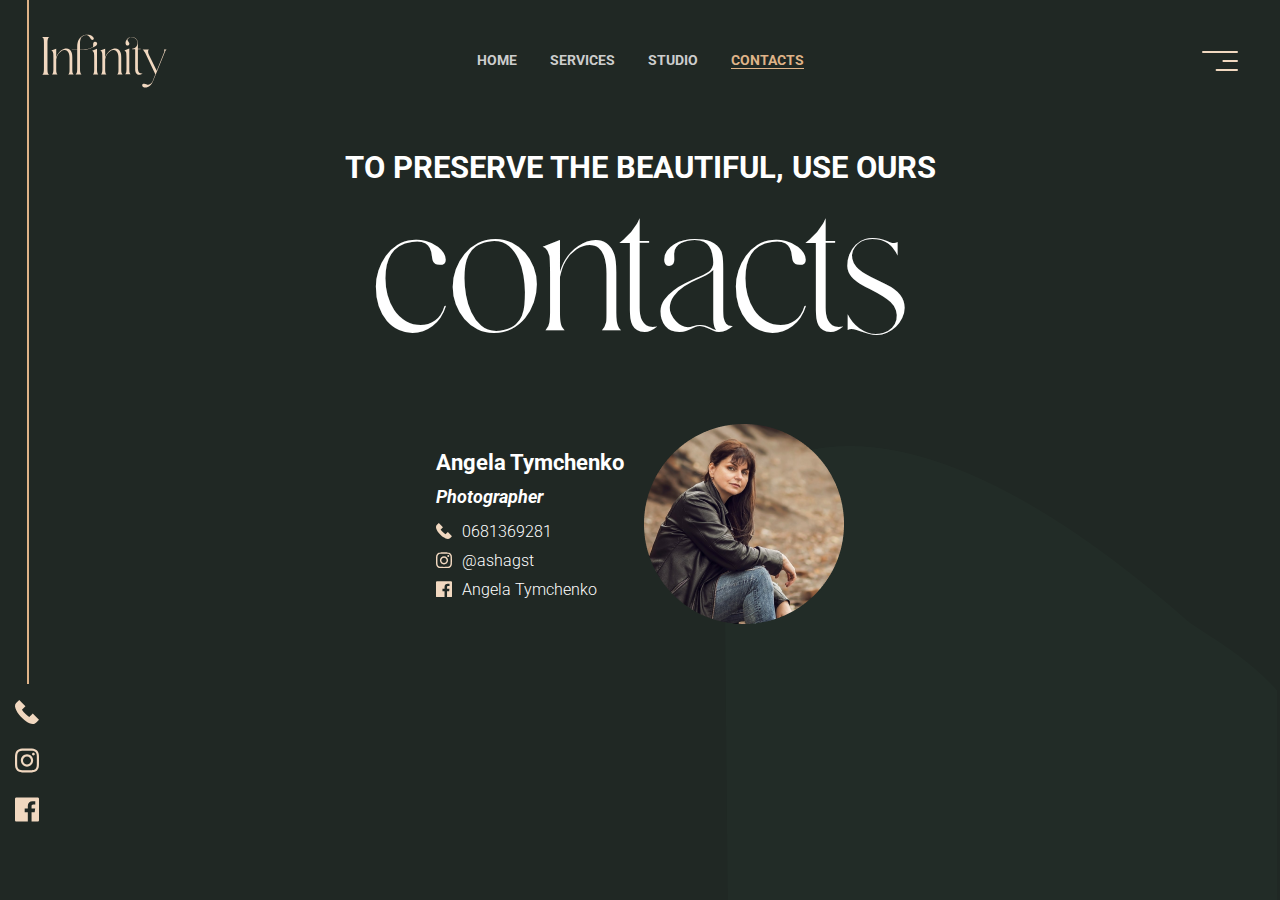
<file: project/contacts.html>
<!DOCTYPE html>
<html lang="en">

<head>
   <meta charset="UTF-8">
   <meta http-equiv="X-UA-Compatible" content="IE=edge">
   <meta name="viewport" content="width=device-width, initial-scale=1.0">
   <title>Angela Tymchenko - Contacts</title>
   <link rel="stylesheet" href="../project/css/style.css">
</head>

<body>
   <div class="wrapper">
      <header class="header">
         <div class="container container__header">
            <div class="header__line line">
               <div class="line__item">
               </div>
               <div class="line__icons">
                  <a href="tel:380681369281"> <img src="./images/phone.svg" alt="ico"> </a>
                  <a href="https://www.instagram.com/ashagst/?hl=en" target="_blank"> <img src="./images/insta.svg"
                        alt="ico"> </a>
                  <a href="https://www.facebook.com/ashagst" target="_blank"> <img src="./images/facebook.svg"
                        alt="ico"> </a>
               </div>
            </div>
            <div class="header__body">
               <a href="#" class="header__logo">
                  <img src="./images/logo.svg" alt="Aistudio logo">
               </a>
               <div class="header__burger">
                  <span></span>
               </div>
               <nav class="header__menu">
                  <ul class="header__list">
                     <li><a href="index.html" class="header__link">Home</a></li>
                     <li><a href="services.html" class="header__link">Services</a></li>
                     <li><a href="studio.html" class="header__link">Studio</a></li>
                     <li><a href="contacts.html" class="header__link  header__link_active">Contacts</a></li>
                  </ul>
               </nav>
               <img class="header__decor" src="./images/menu-decor.svg" alt="Infinity logo">
            </div>
         </div>
      </header>
      <main class="page">
         <div class="container">
            <div class="cover__title cover__title_contacts">
               to preserve the beautiful, use ours
            </div>
            <div class="cover__subtitle cover__subtitle_contacts">
               contacts
            </div>
         </div>
         <div class="contacts">
            <div class="container container_contacts">
               <div class="contacts__row">
                  <div class="contacts__info contacts-info">
                     <div class="contacts-info__name">
                        Angela Tymchenko
                     </div>
                     <div class="contacts-info__specialty">
                        Photographer
                     </div>
                     <a href="tel:380681369281">
                        <div class="contacts-info__tel">
                           0681369281
                        </div>
                     </a>
                     <a href="https://www.instagram.com/ashagst/?hl=en" target="_blank">
                        <div class="contacts-info__inst">
                           @ashagst
                        </div>
                     </a>
                     <a href="https://www.facebook.com/ashagst" target="_blank">
                        <div class="contacts-info__facebook">
                           Angela Tymchenko
                        </div>
                     </a>
                  </div>
                  <div class="contacts__image">
                     <img src="./images/contacts-img.png" alt="img">
                  </div>
               </div>
            </div>
         </div>
      </main>
      <footer class="footer">
         <div class="container container_footer">
            <div class="footer__line">
            </div>
            <div class="footer__icons">
               <a href="tel:380681369281"> <img src="./images/phone.svg" alt="ico"> </a>
               <a href="https://www.instagram.com/ashagst/?hl=en" target="_blank"> <img src="./images/insta.svg"
                     alt="ico"> </a>
               <a href="https://www.facebook.com/ashagst" target="_blank"> <img src="./images/facebook.svg" alt="ico">
               </a>
            </div>
         </div>
      </footer>
   </div>
   <script src="./js/burger.js"></script>
   <script src="https://code.jquery.com/jquery-3.6.0.min.js"></script>
   <script src="./js/script.js"></script>
   <script src="./js/slick.min.js"></script>
</body>

</html>
</file>
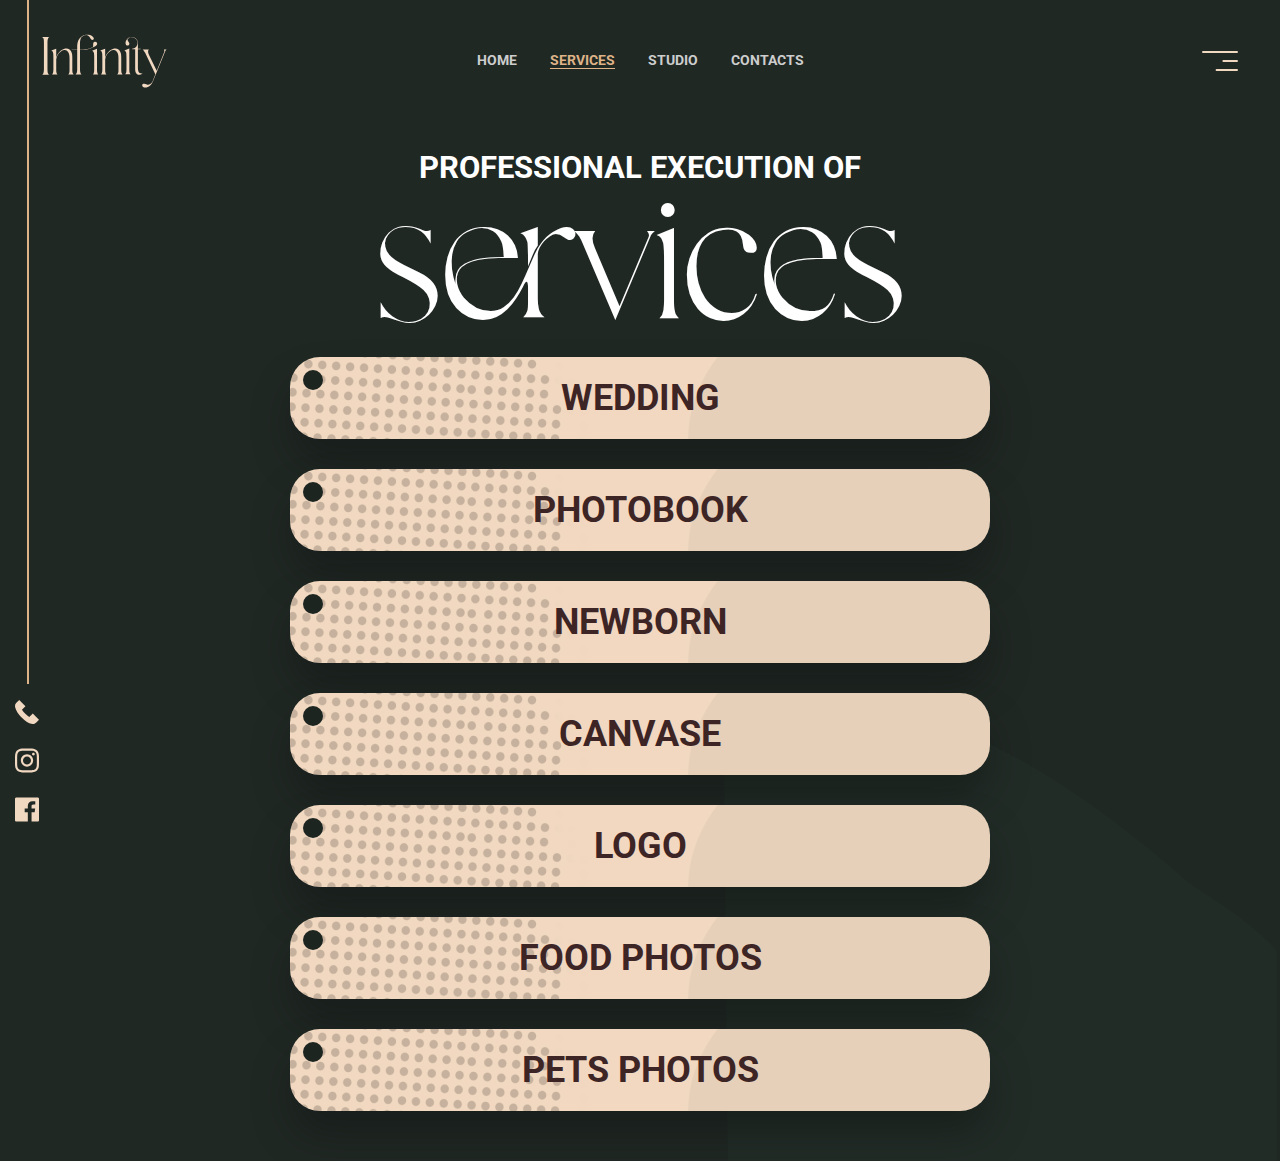
<file: project/services.html>
<!DOCTYPE html>
<html lang="en">

<head>
   <meta charset="UTF-8">
   <meta http-equiv="X-UA-Compatible" content="IE=edge">
   <meta name="viewport" content="width=device-width, initial-scale=1.0">
   <title>Angela Tymchenko - Services</title>
   <link rel="stylesheet" href="../project/css/style.css">
</head>

<body>
   <div class="wrapper">
      <header class="header">
         <div class="container container__header">
            <div class="header__line line">
               <div class="line__item">
               </div>
               <div class="line__icons">
                  <a href="tel:380681369281"> <img src="./images/phone.svg" alt="ico"> </a>
                  <a href="https://www.instagram.com/ashagst/?hl=en" target="_blank"> <img src="./images/insta.svg"
                        alt="ico"> </a>
                  <a href="https://www.facebook.com/ashagst" target="_blank"> <img src="./images/facebook.svg"
                        alt="ico"> </a>
               </div>
            </div>
            <div class="header__body">
               <a href="#" class="header__logo">
                  <img src="./images/logo.svg" alt="Aistudio logo">
               </a>
               <div class="header__burger">
                  <span></span>
               </div>
               <nav class="header__menu">
                  <ul class="header__list">
                     <li><a href="index.html" class="header__link">Home</a></li>
                     <li><a href="services.html" class="header__link header__link_active">Services</a></li>
                     <li><a href="studio.html" class="header__link">Studio</a></li>
                     <li><a href="contacts.html" class="header__link ">Contacts</a></li>
                  </ul>
               </nav>
               <img class="header__decor" src="./images/menu-decor.svg" alt="Infinity logo">
            </div>
         </div>
      </header>
      <main class="page">
         <div class="container">
            <div class="cover__title cover__title_services">
               Professional execution of
            </div>
            <div class="cover__subtitle">
               services
            </div>
         </div>
         <div class="services">
            <div class="container container_services">
               <ul class="services__list">
                  <li>
                     <a target="_blank" href="https://www.facebook.com/media/set/?set=a.2185450028353077&type=3">
                        Wedding
                     </a>
                  </li>
                  <li>
                     <a target="_blank" href="https://www.facebook.com/media/set/?set=a.2059173097647438&type=3">
                        Photobook
                     </a>
                  </li>
                  <li>
                     <a href="https://www.facebook.com/media/set/?set=a.2141134342784646&type=3" target="_blank">
                        Newborn
                     </a>
                  </li>
                  <li>
                     <a href="https://www.facebook.com/photo/?fbid=2595133904119141&set=pcb.2595133967452468"
                        target="_blank">
                        Canvase
                     </a>
                  </li>
                  <li>
                     <a target="_blank"
                        href="https://www.facebook.com/photo/?fbid=3140878502810220&set=pcb.179274130970219">
                        Logo
                     </a>
                  </li>
                  <li>
                     <a target="_blank" href="https://www.facebook.com/media/set/?set=a.2436156929949051&type=3">
                        Food photos
                     </a>
                  </li>
                  <li>
                     <a target="_blank" href="https://youpic.com/image/19998998/dsc_4522-by-ashagst">
                        Pets photos
                     </a>
                  </li>
               </ul>
            </div>
         </div>
      </main>
      <footer class="footer">
         <div class="container container_footer">
            <div class="footer__line">
            </div>
            <div class="footer__icons">
               <a href="tel:380681369281"> <img src="./images/phone.svg" alt="ico"> </a>
               <a href="https://www.instagram.com/ashagst/?hl=en" target="_blank"> <img src="./images/insta.svg"
                     alt="ico"> </a>
               <a href="https://www.facebook.com/ashagst" target="_blank"> <img src="./images/facebook.svg" alt="ico">
               </a>
            </div>
         </div>
      </footer>
   </div>
   <script src="./js/burger.js"></script>
   <script src="https://code.jquery.com/jquery-3.6.0.min.js"></script>
   <script src="./js/script.js"></script>
   <script src="./js/slick.min.js"></script>
</body>

</html>
</file>
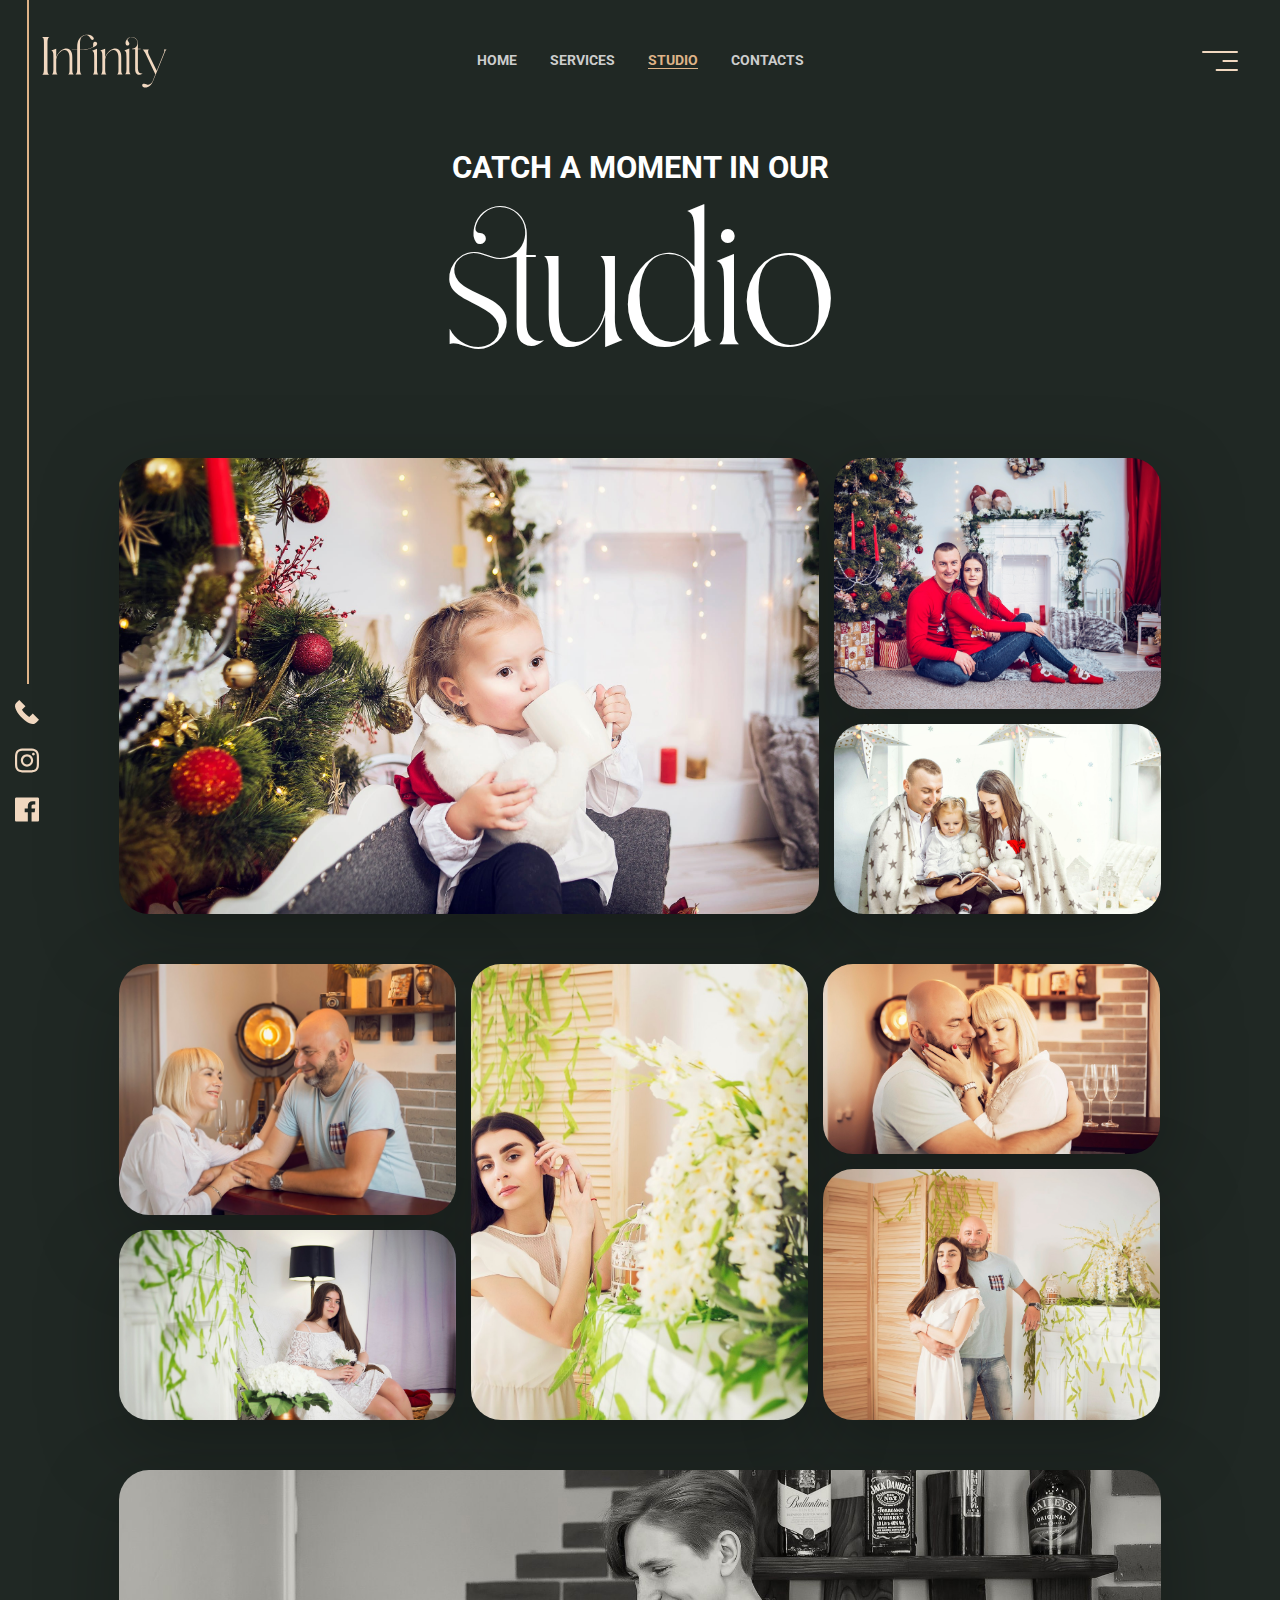
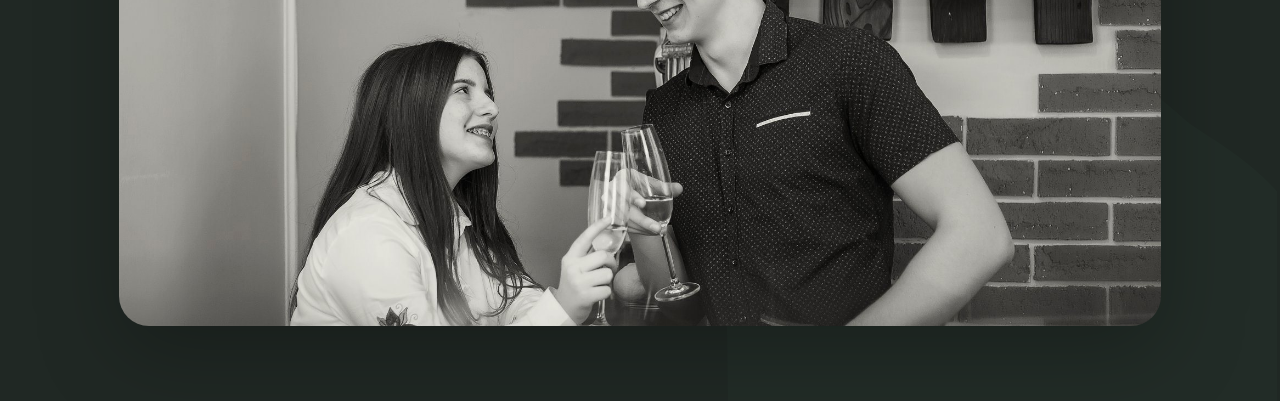
<file: project/studio.html>
<!DOCTYPE html>
<html lang="en">

<head>
   <meta charset="UTF-8">
   <meta http-equiv="X-UA-Compatible" content="IE=edge">
   <meta name="viewport" content="width=device-width, initial-scale=1.0">
   <title>Angela Tymchenko - Studio</title>
   <link rel="stylesheet" href="../project/css/style.css">
</head>

<body>
   <div class="wrapper">
      <header class="header">
         <div class="container container__header">
            <div class="header__line line">
               <div class="line__item">
               </div>
               <div class="line__icons">
                  <a href="tel:380681369281"> <img src="./images/phone.svg" alt="ico"> </a>
                  <a href="https://www.instagram.com/ashagst/?hl=en" target="_blank"> <img src="./images/insta.svg"
                        alt="ico"> </a>
                  <a href="https://www.facebook.com/ashagst" target="_blank"> <img src="./images/facebook.svg"
                        alt="ico"> </a>
               </div>
            </div>
            <div class="header__body">
               <a href="#" class="header__logo">
                  <img src="./images/logo.svg" alt="Aistudio logo">
               </a>
               <div class="header__burger">
                  <span></span>
               </div>
               <nav class="header__menu">
                  <ul class="header__list">
                     <li><a href="index.html" class="header__link">Home</a></li>
                     <li><a href="services.html" class="header__link">Services</a></li>
                     <li><a href="studio.html" class="header__link header__link_active">Studio</a></li>
                     <li><a href="contacts.html" class="header__link">Contacts</a></li>
                  </ul>
               </nav>
               <img class="header__decor" src="./images/menu-decor.svg" alt="Infinity logo">
            </div>
         </div>
      </header>
      <main class="page">
         <div class="container">
            <div class="cover__title cover__title_studio ">
               catch a moment in our
            </div>
            <div class="cover__subtitle">
               studio
            </div>
         </div>
         <div class="studio">
            <div class="container container_studio">
               <div class="studio__row studio-row__1">
                  <div class="studio__image">
                     <img src="./images/studio-1.jpg" alt="img">
                  </div>
                  <div class="studio__inner">
                     <div class="studio__image studio__image_bigger">
                        <img src="./images/studio-2.jpg" alt="img">
                     </div>
                     <div class="studio__image studio__image_smaller">
                        <img src="./images/studio-3.jpg" alt="img">
                     </div>
                  </div>
               </div>
               <div class="studio__row studio-row__2">
                  <div class="studio__inner">
                     <div class="studio__image studio__image_bigger">
                        <img src="./images/studio-4.jpg" alt="img">
                     </div>
                     <div class="studio__image studio__image_smaller">
                        <img src="./images/studio-5.jpg" alt="img">
                     </div>
                  </div>
                  <div class="studio__image">
                     <img src="./images/studio-6.jpg" alt="img">
                  </div>
                  <div class="studio__inner">
                     <div class="studio__image studio__image_smaller">
                        <img src="./images/studio-7.jpg" alt="img">
                     </div>
                     <div class="studio__image studio__image_bigger">
                        <img src="./images/studio-8.jpg" alt="img">
                     </div>
                  </div>
               </div>
               <div class="studio__row studio-row__3">
                  <div class="studio__image">
                     <img src="./images/studio-9.jpg" alt="img">
                  </div>
               </div>
            </div>
         </div>
      </main>
      <footer class="footer">
         <div class="container container_footer">
            <div class="footer__line">
            </div>
            <div class="footer__icons">
               <a href="tel:380681369281"> <img src="./images/phone.svg" alt="ico"> </a>
               <a href="https://www.instagram.com/ashagst/?hl=en" target="_blank"> <img src="./images/insta.svg"
                     alt="ico"> </a>
               <a href="https://www.facebook.com/ashagst" target="_blank"> <img src="./images/facebook.svg" alt="ico">
               </a>
            </div>
         </div>
      </footer>
   </div>
   <script src="./js/burger.js"></script>
   <script src="https://code.jquery.com/jquery-3.6.0.min.js"></script>
   <script src="./js/script.js"></script>
   <script src="./js/slick.min.js"></script>
</body>

</html>
</file>
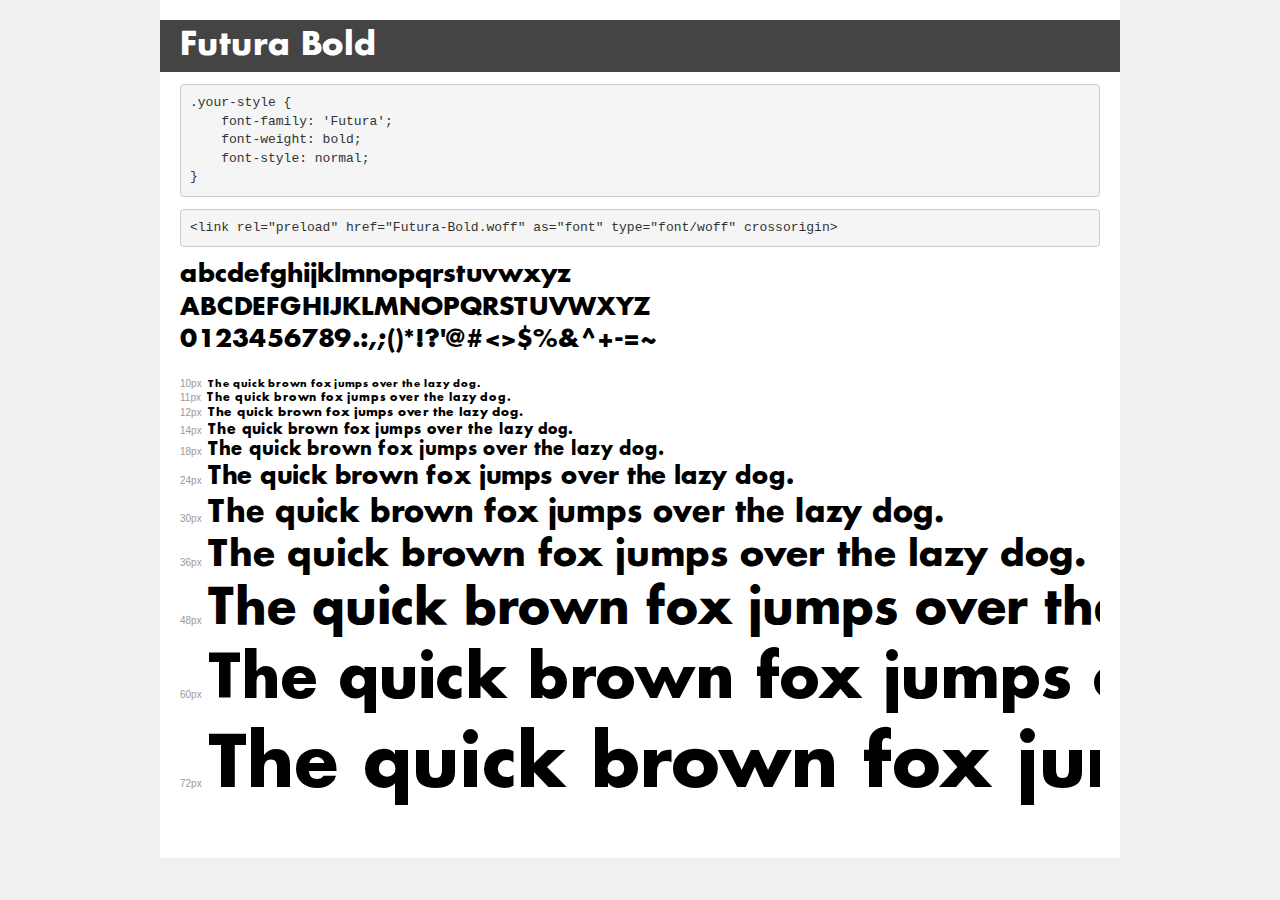
<file: project/fonts/Futura-Bold/demo.html>
<!DOCTYPE html>
<html lang="en">
<head>
    <meta charset="utf-8">
    <meta http-equiv="X-UA-Compatible" content="IE=edge">
    <meta name="viewport" content="width=device-width, initial-scale=1">
    <meta name="robots" content="noindex, noarchive">
    <meta name="format-detection" content="telephone=no">
    <title>Transfonter demo</title>
    <link href="stylesheet.css" rel="stylesheet">
    <style>
        /*
        http://meyerweb.com/eric/tools/css/reset/
        v2.0 | 20110126
        License: none (public domain)
        */
        html, body, div, span, applet, object, iframe,
        h1, h2, h3, h4, h5, h6, p, blockquote, pre,
        a, abbr, acronym, address, big, cite, code,
        del, dfn, em, img, ins, kbd, q, s, samp,
        small, strike, strong, sub, sup, tt, var,
        b, u, i, center,
        dl, dt, dd, ol, ul, li,
        fieldset, form, label, legend,
        table, caption, tbody, tfoot, thead, tr, th, td,
        article, aside, canvas, details, embed,
        figure, figcaption, footer, header, hgroup,
        menu, nav, output, ruby, section, summary,
        time, mark, audio, video {
            margin: 0;
            padding: 0;
            border: 0;
            font-size: 100%;
            font: inherit;
            vertical-align: baseline;
        }
        /* HTML5 display-role reset for older browsers */
        article, aside, details, figcaption, figure,
        footer, header, hgroup, menu, nav, section {
            display: block;
        }
        body {
            line-height: 1;
        }
        ol, ul {
            list-style: none;
        }
        blockquote, q {
            quotes: none;
        }
        blockquote:before, blockquote:after,
        q:before, q:after {
            content: '';
            content: none;
        }
        table {
            border-collapse: collapse;
            border-spacing: 0;
        }
        /* demo styles */
        body {
            background: #f0f0f0;
            color: #000;
        }
        .page {
            background: #fff;
            width: 920px;
            margin: 0 auto;
            padding: 20px 20px 0 20px;
            overflow: hidden;
        }
        .font-container {
            overflow-x: auto;
            overflow-y: hidden;
            margin-bottom: 40px;
            line-height: 1.3;
            white-space: nowrap;
            padding-bottom: 5px;
        }
        h1 {
            position: relative;
            background: #444;
            font-size: 32px;
            color: #fff;
            padding: 10px 20px;
            margin: 0 -20px 12px -20px;
        }
        .letters {
            font-size: 25px;
            margin-bottom: 20px;
        }
        .s10:before {
            content: '10px';
        }
        .s11:before {
            content: '11px';
        }
        .s12:before {
            content: '12px';
        }
        .s14:before {
            content: '14px';
        }
        .s18:before {
            content: '18px';
        }
        .s24:before {
            content: '24px';
        }
        .s30:before {
            content: '30px';
        }
        .s36:before {
            content: '36px';
        }
        .s48:before {
            content: '48px';
        }
        .s60:before {
            content: '60px';
        }
        .s72:before {
            content: '72px';
        }
        .s10:before, .s11:before, .s12:before, .s14:before,
        .s18:before, .s24:before, .s30:before, .s36:before,
        .s48:before, .s60:before, .s72:before {
            font-family: Arial, sans-serif;
            font-size: 10px;
            font-weight: normal;
            font-style: normal;
            color: #999;
            padding-right: 6px;
        }
        pre {
            display: block;
            padding: 9px;
            margin: 0 0 12px;
            font-family: Monaco, Menlo, Consolas, "Courier New", monospace;
            font-size: 13px;
            line-height: 1.428571429;
            color: #333;
            font-weight: normal;
            font-style: normal;
            background-color: #f5f5f5;
            border: 1px solid #ccc;
            overflow-x: auto;
            border-radius: 4px;
        }
        /* responsive */
        @media (max-width: 959px) {
            .page {
                width: auto;
                margin: 0;
            }
        }
    </style>
</head>
<body>
<div class="page">
    <div class="demo">
        <h1 style="font-family: 'Futura'; font-weight: bold; font-style: normal;">Futura Bold</h1>
        <pre title="Usage">.your-style {
    font-family: 'Futura';
    font-weight: bold;
    font-style: normal;
}</pre>
        <pre title="Preload (optional)">
&lt;link rel=&quot;preload&quot; href=&quot;Futura-Bold.woff&quot; as=&quot;font&quot; type=&quot;font/woff&quot; crossorigin&gt;</pre>
        <div class="font-container" style="font-family: 'Futura'; font-weight: bold; font-style: normal;">
            <p class="letters">
                abcdefghijklmnopqrstuvwxyz<br>
ABCDEFGHIJKLMNOPQRSTUVWXYZ<br>
                0123456789.:,;()*!?'@#&lt;&gt;$%&^+-=~
            </p>
            <p class="s10" style="font-size: 10px;">The quick brown fox jumps over the lazy dog.</p>
            <p class="s11" style="font-size: 11px;">The quick brown fox jumps over the lazy dog.</p>
            <p class="s12" style="font-size: 12px;">The quick brown fox jumps over the lazy dog.</p>
            <p class="s14" style="font-size: 14px;">The quick brown fox jumps over the lazy dog.</p>
            <p class="s18" style="font-size: 18px;">The quick brown fox jumps over the lazy dog.</p>
            <p class="s24" style="font-size: 24px;">The quick brown fox jumps over the lazy dog.</p>
            <p class="s30" style="font-size: 30px;">The quick brown fox jumps over the lazy dog.</p>
            <p class="s36" style="font-size: 36px;">The quick brown fox jumps over the lazy dog.</p>
            <p class="s48" style="font-size: 48px;">The quick brown fox jumps over the lazy dog.</p>
            <p class="s60" style="font-size: 60px;">The quick brown fox jumps over the lazy dog.</p>
            <p class="s72" style="font-size: 72px;">The quick brown fox jumps over the lazy dog.</p>
        </div>
    </div>

</div>
</body>
</html>
</file>
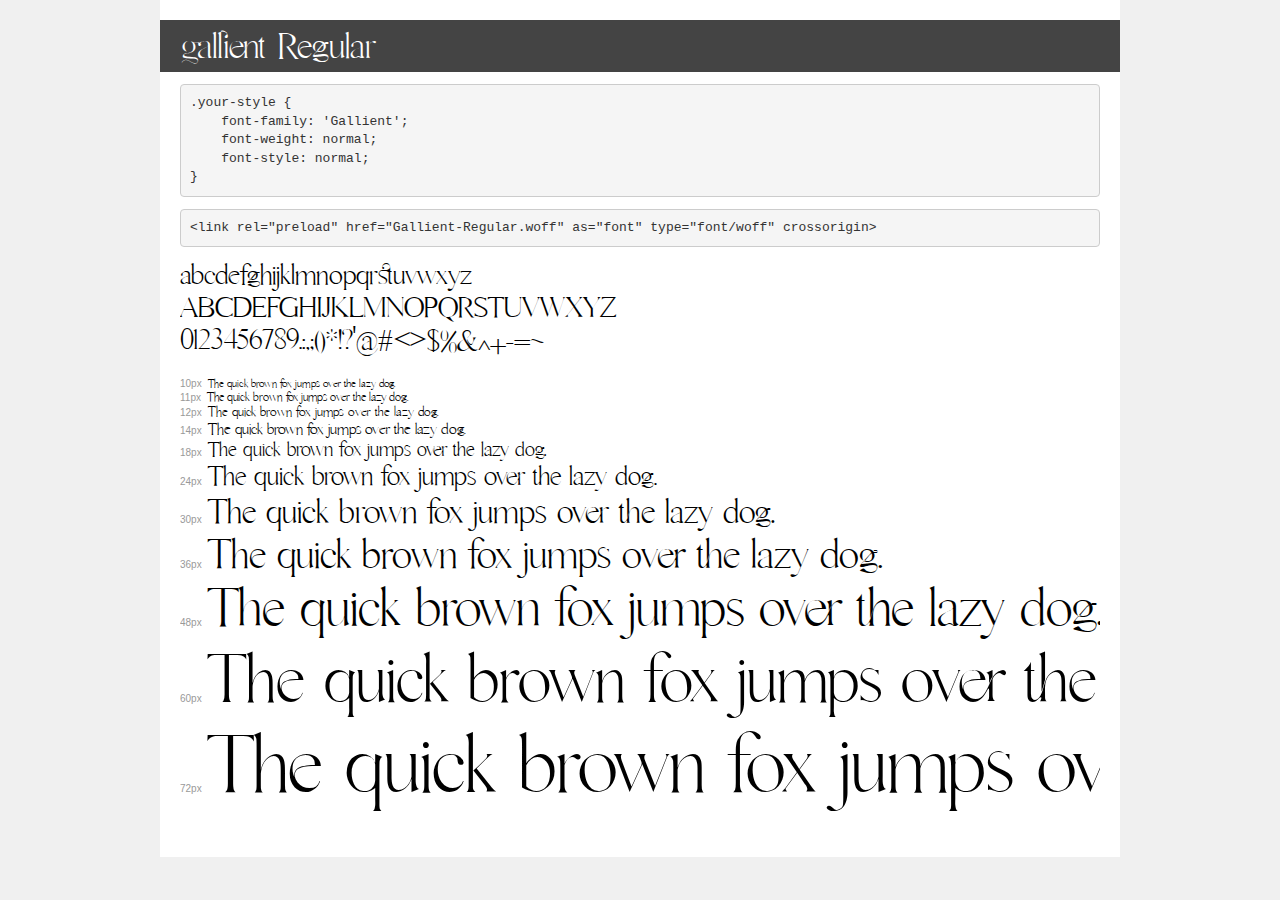
<file: project/fonts/Gallient-Regular/demo.html>
<!DOCTYPE html>
<html lang="en">
<head>
    <meta charset="utf-8">
    <meta http-equiv="X-UA-Compatible" content="IE=edge">
    <meta name="viewport" content="width=device-width, initial-scale=1">
    <meta name="robots" content="noindex, noarchive">
    <meta name="format-detection" content="telephone=no">
    <title>Transfonter demo</title>
    <link href="stylesheet.css" rel="stylesheet">
    <style>
        /*
        http://meyerweb.com/eric/tools/css/reset/
        v2.0 | 20110126
        License: none (public domain)
        */
        html, body, div, span, applet, object, iframe,
        h1, h2, h3, h4, h5, h6, p, blockquote, pre,
        a, abbr, acronym, address, big, cite, code,
        del, dfn, em, img, ins, kbd, q, s, samp,
        small, strike, strong, sub, sup, tt, var,
        b, u, i, center,
        dl, dt, dd, ol, ul, li,
        fieldset, form, label, legend,
        table, caption, tbody, tfoot, thead, tr, th, td,
        article, aside, canvas, details, embed,
        figure, figcaption, footer, header, hgroup,
        menu, nav, output, ruby, section, summary,
        time, mark, audio, video {
            margin: 0;
            padding: 0;
            border: 0;
            font-size: 100%;
            font: inherit;
            vertical-align: baseline;
        }
        /* HTML5 display-role reset for older browsers */
        article, aside, details, figcaption, figure,
        footer, header, hgroup, menu, nav, section {
            display: block;
        }
        body {
            line-height: 1;
        }
        ol, ul {
            list-style: none;
        }
        blockquote, q {
            quotes: none;
        }
        blockquote:before, blockquote:after,
        q:before, q:after {
            content: '';
            content: none;
        }
        table {
            border-collapse: collapse;
            border-spacing: 0;
        }
        /* demo styles */
        body {
            background: #f0f0f0;
            color: #000;
        }
        .page {
            background: #fff;
            width: 920px;
            margin: 0 auto;
            padding: 20px 20px 0 20px;
            overflow: hidden;
        }
        .font-container {
            overflow-x: auto;
            overflow-y: hidden;
            margin-bottom: 40px;
            line-height: 1.3;
            white-space: nowrap;
            padding-bottom: 5px;
        }
        h1 {
            position: relative;
            background: #444;
            font-size: 32px;
            color: #fff;
            padding: 10px 20px;
            margin: 0 -20px 12px -20px;
        }
        .letters {
            font-size: 25px;
            margin-bottom: 20px;
        }
        .s10:before {
            content: '10px';
        }
        .s11:before {
            content: '11px';
        }
        .s12:before {
            content: '12px';
        }
        .s14:before {
            content: '14px';
        }
        .s18:before {
            content: '18px';
        }
        .s24:before {
            content: '24px';
        }
        .s30:before {
            content: '30px';
        }
        .s36:before {
            content: '36px';
        }
        .s48:before {
            content: '48px';
        }
        .s60:before {
            content: '60px';
        }
        .s72:before {
            content: '72px';
        }
        .s10:before, .s11:before, .s12:before, .s14:before,
        .s18:before, .s24:before, .s30:before, .s36:before,
        .s48:before, .s60:before, .s72:before {
            font-family: Arial, sans-serif;
            font-size: 10px;
            font-weight: normal;
            font-style: normal;
            color: #999;
            padding-right: 6px;
        }
        pre {
            display: block;
            padding: 9px;
            margin: 0 0 12px;
            font-family: Monaco, Menlo, Consolas, "Courier New", monospace;
            font-size: 13px;
            line-height: 1.428571429;
            color: #333;
            font-weight: normal;
            font-style: normal;
            background-color: #f5f5f5;
            border: 1px solid #ccc;
            overflow-x: auto;
            border-radius: 4px;
        }
        /* responsive */
        @media (max-width: 959px) {
            .page {
                width: auto;
                margin: 0;
            }
        }
    </style>
</head>
<body>
<div class="page">
    <div class="demo">
        <h1 style="font-family: 'Gallient'; font-weight: normal; font-style: normal;">Gallient Regular</h1>
        <pre title="Usage">.your-style {
    font-family: 'Gallient';
    font-weight: normal;
    font-style: normal;
}</pre>
        <pre title="Preload (optional)">
&lt;link rel=&quot;preload&quot; href=&quot;Gallient-Regular.woff&quot; as=&quot;font&quot; type=&quot;font/woff&quot; crossorigin&gt;</pre>
        <div class="font-container" style="font-family: 'Gallient'; font-weight: normal; font-style: normal;">
            <p class="letters">
                abcdefghijklmnopqrstuvwxyz<br>
ABCDEFGHIJKLMNOPQRSTUVWXYZ<br>
                0123456789.:,;()*!?'@#&lt;&gt;$%&^+-=~
            </p>
            <p class="s10" style="font-size: 10px;">The quick brown fox jumps over the lazy dog.</p>
            <p class="s11" style="font-size: 11px;">The quick brown fox jumps over the lazy dog.</p>
            <p class="s12" style="font-size: 12px;">The quick brown fox jumps over the lazy dog.</p>
            <p class="s14" style="font-size: 14px;">The quick brown fox jumps over the lazy dog.</p>
            <p class="s18" style="font-size: 18px;">The quick brown fox jumps over the lazy dog.</p>
            <p class="s24" style="font-size: 24px;">The quick brown fox jumps over the lazy dog.</p>
            <p class="s30" style="font-size: 30px;">The quick brown fox jumps over the lazy dog.</p>
            <p class="s36" style="font-size: 36px;">The quick brown fox jumps over the lazy dog.</p>
            <p class="s48" style="font-size: 48px;">The quick brown fox jumps over the lazy dog.</p>
            <p class="s60" style="font-size: 60px;">The quick brown fox jumps over the lazy dog.</p>
            <p class="s72" style="font-size: 72px;">The quick brown fox jumps over the lazy dog.</p>
        </div>
    </div>

</div>
</body>
</html>
</file>
<file: project/css/style.css>
@charset "UTF-8";
@import url("https://fonts.googleapis.com/css2?family=Roboto:wght@300;700&display=swap");
* {
  padding: 0;
  margin: 0;
  border: 0; }

*,
*:before,
*:after {
  -webkit-box-sizing: border-box;
  -moz-box-sizing: border-box;
  box-sizing: border-box; }

:focus,
:active {
  outline: none; }

a:focus,
a:active {
  outline: none; }

nav,
footer,
header,
aside {
  display: block; }

html,
body {
  height: 100%;
  width: 100%;
  font-size: 100%;
  line-height: 1;
  font-size: 14px;
  -ms-text-size-adjust: 100%;
  -moz-text-size-adjust: 100%;
  -webkit-text-size-adjust: 100%; }

input,
button,
textarea {
  font-family: inherit; }

input::-ms-clear {
  display: none; }

button {
  cursor: pointer; }

button::-moz-focus-inner {
  padding: 0;
  border: 0; }

a,
a:visited {
  text-decoration: none; }

a:hover {
  text-decoration: none; }

ul li {
  list-style: none; }

img {
  vertical-align: top; }

h1,
h2,
h3,
h4,
h5,
h6 {
  font-size: inherit;
  font-weight: 400; }

.header {
  position: relative;
  top: 0;
  left: 0;
  z-index: 50;
  width: 100%; }
  .header::before {
    position: absolute;
    top: 0;
    left: 0;
    z-index: 3;
    width: 100%;
    height: 100%;
    content: ""; }
  .header__body {
    display: -webkit-box;
    display: -ms-flexbox;
    display: flex;
    position: relative;
    -webkit-box-align: center;
    -ms-flex-align: center;
    align-items: center;
    -webkit-box-pack: center;
    -ms-flex-pack: center;
    justify-content: center;
    width: 100%;
    height: 121px;
    position: relative; }
  .header__logo {
    position: absolute;
    top: 50%;
    left: 0;
    -webkit-transform: translateY(-50%);
    -ms-transform: translateY(-50%);
    transform: translateY(-50%);
    z-index: 50; }
  .header__decor {
    position: absolute;
    top: 50%;
    right: 0;
    -webkit-transform: translateY(-50%);
    -ms-transform: translateY(-50%);
    transform: translateY(-50%); }
  .header__burger {
    display: none; }
  .header__burger.active::before {
    top: 9px;
    -webkit-transform: rotate(45deg);
    -ms-transform: rotate(45deg);
    transform: rotate(45deg); }
  .header__burger.active::after {
    bottom: 9px;
    -webkit-transform: rotate(-45deg);
    -ms-transform: rotate(-45deg);
    transform: rotate(-45deg); }
  .header__burger.active span {
    -webkit-transform: scale(0);
    -ms-transform: scale(0);
    transform: scale(0); }
  .header__list {
    display: -webkit-box;
    display: -ms-flexbox;
    display: flex;
    position: relative;
    z-index: 3; }
    .header__list li {
      margin: 0 0 0 33px; }
      .header__list li:first-child {
        margin-left: 0; }
  .header__link {
    font-family: Roboto;
    font-style: normal;
    font-weight: bold;
    font-size: 14px;
    line-height: 1.21429;
    text-transform: uppercase;
    color: #cdcdcd;
    -webkit-transition: color 0.2s ease;
    -o-transition: color 0.2s ease;
    transition: color 0.2s ease; }
    .header__link_active {
      color: #dfb388;
      position: relative; }
      .header__link_active::after {
        content: "";
        position: absolute;
        width: 100%;
        height: 1px;
        background-color: #dfb388;
        bottom: 0;
        left: 0;
        -webkit-transform: translateY(100%);
        -ms-transform: translateY(100%);
        transform: translateY(100%); }
    .header__link:hover {
      color: #dfb388; }

@media (max-width: 767.98px) {
  body.lock {
    overflow: hidden; }
  .header::before {
    background: #202824; }
  .header__list {
    display: block;
    text-align: center;
    margin-top: 70px; }
    .header__list li {
      margin: 0; }
      .header__list li:not(:last-child) {
        margin-bottom: 25px; }
  .header__link {
    font-size: 18px; }
  .header__body {
    height: 70px;
    -webkit-box-pack: end;
    -ms-flex-pack: end;
    justify-content: flex-end; }
  .header__decor {
    display: none; }
  .header__menu {
    position: fixed;
    background: #202824;
    top: -100%;
    left: 0;
    -webkit-transition-duration: 0.3s;
    -o-transition-duration: 0.3s;
    transition-duration: 0.3s;
    width: 100%;
    height: 100%;
    overflow: auto; }
  .header__menu.active {
    top: 0;
    -webkit-transition-duration: 0.3s;
    -o-transition-duration: 0.3s;
    transition-duration: 0.3s; }
  .header__burger {
    display: block;
    position: relative;
    z-index: 3;
    width: 30px;
    height: 20px; }
    .header__burger::after, .header__burger::before {
      position: absolute;
      left: 0;
      -webkit-transition-duration: 0.3s;
      -o-transition-duration: 0.3s;
      transition-duration: 0.3s;
      width: 100%;
      height: 2px;
      content: "";
      background-color: #f1d8c0;
      border-radius: 1px; }
    .header__burger::before {
      top: 0; }
    .header__burger::after {
      bottom: 0; }
    .header__burger span {
      position: absolute;
      top: 9px;
      left: 0;
      -webkit-transition-duration: 0.3s;
      -o-transition-duration: 0.3s;
      transition-duration: 0.3s;
      background-color: #f1d8c0;
      width: 100%;
      height: 2px; } }

/*-------------------------------ШРИФТЫ-----------------------------------*/
@font-face {
  font-family: "Futura";
  src: url("../fonts/Futura-Bold/Futura-Bold.eot");
  src: url("../fonts/Futura-Bold/Futura-Bold.eot?#iefix") format("embedded-opentype"), url("../fonts/Futura-Bold/Futura-Bold.woff") format("woff"), url("../fonts/Futura-Bold/Futura-Bold.ttf") format("truetype"), url("../fonts/Futura-Bold/Futura-Bold.svg#Futura-Bold") format("svg");
  font-weight: bold;
  font-style: normal;
  font-display: swap; }

@font-face {
  font-family: "Gallient";
  src: url("../fonts/Gallient-Regular/Gallient-Regular.woff");
  src: url("../fonts/Gallient-Regular/Gallient-Regular.eot?#iefix") format("embedded-opentype"), url("../fonts/Gallient-Regular/Gallient-Regular.woff") format("woff"), url("../fonts/Gallient-Regular/Gallient-Regular.ttf") format("truetype"), url("../fonts/Gallient-Regular/Gallient-Regular.svg#Gallient-Regular") format("svg");
  font-weight: normal;
  font-style: normal;
  font-display: swap; }

/*-------------------------ШРИФТ ПО УМОЛЧАНИЮ-----------------------------*/
/*-------------------------------ПЕРЕМЕННЫЕ-------------------------------*/
/*
   @media (max-width: $md2 + px) {
   }
   @media (max-width: $md3 + px) {
   }
   @media (max-width: $md4 + px) {
   }
*/
/*--------------------------CONTENT WRAPPERS------------------------------*/
body {
  font-family: "";
  background: #202824; }

.wrapper {
  width: 100%;
  min-height: 100%;
  overflow: hidden;
  display: -webkit-box;
  display: -ms-flexbox;
  display: flex;
  -webkit-box-orient: vertical;
  -webkit-box-direction: normal;
  -ms-flex-direction: column;
  flex-direction: column;
  position: relative; }
  .wrapper::after {
    content: url("../images/decor-2.png");
    position: absolute;
    bottom: -18px;
    right: 3px;
    z-index: -1; }
  @media (max-width: 1099.98px) {
    .wrapper::after {
      bottom: -18px;
      right: -30px; } }
  @media (max-width: 899.98px) {
    .wrapper::after {
      bottom: -18px;
      right: -200px; } }
  @media (max-width: 767.98px) {
    .wrapper::after {
      bottom: -200px;
      right: -300px; } }
  @media (max-width: 767.98px) {
    .wrapper::after {
      display: none; } }

.container {
  max-width: 1276px;
  margin: 0 auto;
  padding: 0 40px; }
  .container__header {
    position: relative; }

@media (max-width: 767.98px) {
  .container {
    padding: 0 15px; } }

.page {
  -webkit-box-flex: 1;
  -ms-flex: 1 1 100%;
  flex: 1 1 100%; }

/*------------------------------HEADER------------------------------------*/
.header {
  position: relative;
  top: 0;
  left: 0;
  z-index: 50;
  width: 100%; }
  .header::before {
    position: absolute;
    top: 0;
    left: 0;
    z-index: 3;
    width: 100%;
    height: 100%;
    content: ""; }
  .header__body {
    display: -webkit-box;
    display: -ms-flexbox;
    display: flex;
    position: relative;
    -webkit-box-align: center;
    -ms-flex-align: center;
    align-items: center;
    -webkit-box-pack: center;
    -ms-flex-pack: center;
    justify-content: center;
    width: 100%;
    height: 121px;
    position: relative; }
  .header__logo {
    position: absolute;
    top: 50%;
    left: 0;
    -webkit-transform: translateY(-50%);
    -ms-transform: translateY(-50%);
    transform: translateY(-50%);
    z-index: 50; }
  .header__decor {
    position: absolute;
    top: 50%;
    right: 0;
    -webkit-transform: translateY(-50%);
    -ms-transform: translateY(-50%);
    transform: translateY(-50%); }
  .header__burger {
    display: none; }
  .header__burger.active::before {
    top: 9px;
    -webkit-transform: rotate(45deg);
    -ms-transform: rotate(45deg);
    transform: rotate(45deg); }
  .header__burger.active::after {
    bottom: 9px;
    -webkit-transform: rotate(-45deg);
    -ms-transform: rotate(-45deg);
    transform: rotate(-45deg); }
  .header__burger.active span {
    -webkit-transform: scale(0);
    -ms-transform: scale(0);
    transform: scale(0); }
  .header__list {
    display: -webkit-box;
    display: -ms-flexbox;
    display: flex;
    position: relative;
    z-index: 3; }
    .header__list li {
      margin: 0 0 0 33px; }
      .header__list li:first-child {
        margin-left: 0; }
  .header__link {
    font-family: Roboto;
    font-style: normal;
    font-weight: bold;
    font-size: 14px;
    line-height: 1.21429;
    text-transform: uppercase;
    color: #cdcdcd;
    -webkit-transition: color 0.2s ease;
    -o-transition: color 0.2s ease;
    transition: color 0.2s ease; }
    .header__link_active {
      color: #dfb388;
      position: relative; }
      .header__link_active::after {
        content: "";
        position: absolute;
        width: 100%;
        height: 1px;
        background-color: #dfb388;
        bottom: 0;
        left: 0;
        -webkit-transform: translateY(100%);
        -ms-transform: translateY(100%);
        transform: translateY(100%); }
    .header__link:hover {
      color: #dfb388; }

@media (max-width: 767.98px) {
  body.lock {
    overflow: hidden; }
  .header::before {
    background: #202824; }
  .header__list {
    display: block;
    text-align: center;
    margin-top: 70px; }
    .header__list li {
      margin: 0; }
      .header__list li:not(:last-child) {
        margin-bottom: 25px; }
  .header__link {
    font-size: 18px; }
  .header__body {
    height: 70px;
    -webkit-box-pack: end;
    -ms-flex-pack: end;
    justify-content: flex-end; }
  .header__decor {
    display: none; }
  .header__menu {
    position: fixed;
    background: #202824;
    top: -100%;
    left: 0;
    -webkit-transition-duration: 0.3s;
    -o-transition-duration: 0.3s;
    transition-duration: 0.3s;
    width: 100%;
    height: 100%;
    overflow: auto; }
  .header__menu.active {
    top: 0;
    -webkit-transition-duration: 0.3s;
    -o-transition-duration: 0.3s;
    transition-duration: 0.3s; }
  .header__burger {
    display: block;
    position: relative;
    z-index: 3;
    width: 30px;
    height: 20px; }
    .header__burger::after, .header__burger::before {
      position: absolute;
      left: 0;
      -webkit-transition-duration: 0.3s;
      -o-transition-duration: 0.3s;
      transition-duration: 0.3s;
      width: 100%;
      height: 2px;
      content: "";
      background-color: #f1d8c0;
      border-radius: 1px; }
    .header__burger::before {
      top: 0; }
    .header__burger::after {
      bottom: 0; }
    .header__burger span {
      position: absolute;
      top: 9px;
      left: 0;
      -webkit-transition-duration: 0.3s;
      -o-transition-duration: 0.3s;
      transition-duration: 0.3s;
      background-color: #f1d8c0;
      width: 100%;
      height: 2px; } }

/*-------------------------------BEM-BLOCKS-------------------------------*/
/*------------------------------PAGE--------------------------------------*/
.line {
  position: absolute;
  top: 0;
  left: 14px;
  z-index: 20; }
  .line__item {
    height: 76vh;
    width: 2px;
    background-color: #dfb388;
    margin-bottom: 16px; }
  .line__icons a {
    display: block;
    -webkit-transform: translateX(-50%);
    -ms-transform: translateX(-50%);
    transform: translateX(-50%); }
  .line__icons a:not(:last-child) {
    margin-bottom: 24px; }
  .line__icons img:hover {
    -webkit-filter: brightness(80%);
    filter: brightness(80%);
    -webkit-transition: -webkit-filter ease 0.4s;
    transition: -webkit-filter ease 0.4s;
    -o-transition: filter ease 0.4s;
    transition: filter ease 0.4s;
    transition: filter ease 0.4s, -webkit-filter ease 0.4s; }

@media (max-width: 1290px) {
  .line {
    left: 25px; } }

@media (max-width: 767.98px) {
  .line {
    display: none; } }

.cover {
  padding: 0 0 116px 0;
  position: relative; }
  @media (max-width: 574.98px) {
    .cover {
      padding: 0 0 80px 0; } }
  @media (max-width: 409.98px) {
    .cover {
      padding: 0 0 60px 0; } }
  @media (max-width: 349.98px) {
    .cover {
      padding: 0 0 40px 0; } }
  .cover::before {
    content: url("../images/decor.png");
    position: absolute;
    top: -11px;
    left: -241px; }
  .cover::after {
    content: url("../images/decor.png");
    position: absolute;
    top: -90px;
    right: -238px;
    -webkit-transform: rotate(-180deg);
    -ms-transform: rotate(-180deg);
    transform: rotate(-180deg); }
  .cover__title {
    font-family: Roboto;
    font-style: normal;
    font-weight: bold;
    font-size: 31.3834px;
    line-height: 1.17897;
    text-transform: uppercase;
    color: #ffffff;
    text-align: center;
    margin: 14px 0 -24px 0; }
    .cover__title_contacts {
      margin: 14px 0 0px 0; }
    .cover__title_studio {
      margin: 14px 0 14px 0; }
    .cover__title_services {
      margin: 14px 0 -12px 0; }
  .cover__subtitle {
    font-family: Gallient;
    font-style: normal;
    font-weight: normal;
    font-size: 168.08px;
    line-height: 1;
    color: #ffffff;
    text-align: center;
    margin-bottom: 15px; }
    .cover__subtitle_contacts {
      margin-bottom: 70px; }
  .cover__buttons {
    display: -webkit-box;
    display: -ms-flexbox;
    display: flex;
    -webkit-box-pack: center;
    -ms-flex-pack: center;
    justify-content: center; }

.buttons__book-session {
  display: inline-block;
  font-family: Futura;
  font-style: normal;
  font-weight: bold;
  font-size: 14px;
  line-height: 1.35714;
  text-transform: uppercase;
  color: #202824;
  background: #f1d8c0;
  border-radius: 36px;
  padding: 9px 18px;
  min-width: 171px;
  margin-right: 18px; }
  .buttons__book-session:hover {
    background: #dfb388;
    -webkit-transition: background ease 0.4s;
    -o-transition: background ease 0.4s;
    transition: background ease 0.4s; }

.buttons__explore {
  display: inline-block;
  font-family: Futura;
  font-style: normal;
  font-weight: bold;
  font-size: 14px;
  text-transform: uppercase;
  line-height: 1.35714;
  color: #f1d8c0;
  border: 2px solid #f1d8c0;
  border-radius: 36px;
  padding: 7px 75px 7px 27px;
  min-width: 171px;
  background: url("../images/btn-arrow.svg") 84% 50% no-repeat; }
  .buttons__explore:hover {
    border: 2px solid #dfb388;
    color: #dfb388;
    -webkit-transition: color ease 0.4s;
    -o-transition: color ease 0.4s;
    transition: color ease 0.4s;
    -webkit-transition: border ease 0.4s;
    -o-transition: border ease 0.4s;
    transition: border ease 0.4s; }

@media (max-width: 767.98px) {
  .cover__title {
    font-size: 24px;
    margin: 0 0 -20px 0; }
  .cover__subtitle {
    font-size: 128px; } }

@media (max-width: 559.98px) {
  .cover__title {
    font-size: 18px;
    margin: 0 0 -15px 0; }
  .cover__subtitle {
    font-size: 96px; } }

@media (max-width: 424.98px) {
  .cover__title {
    font-size: 14px;
    margin: 0 0 -10px 0; }
  .cover__subtitle {
    font-size: 72px; } }

@media (max-width: 374.98px) {
  .buttons {
    display: block;
    text-align: center; }
    .buttons__book-session {
      margin: 0 0 20px 0; } }

.container__slider {
  position: relative;
  padding: 0 104px 92px 104px; }

/* Конкретный слайдер */
.slider {
  position: relative;
  padding: 0 60px;
  /* Cлайд */
  /* Ограничивающая оболочка */
  /* Лента слайдов */
  /* Стрелка */
  /* Стрелка вправо */
  /* Стрелка влево */
  /* Стрелка не активная */
  /* Точки (булиты) */
  /* Активная точка */
  /* Элемент точки */ }
  .slider::before {
    content: url("../images/decor.png");
    position: absolute;
    -webkit-transform: scale(-1, 1) rotate(-86.25deg);
    -ms-transform: scale(-1, 1) rotate(-86.25deg);
    transform: scale(-1, 1) rotate(-86.25deg);
    bottom: -224px;
    left: -30px;
    z-index: -1; }
  @media (max-width: 1099.98px) {
    .slider::before {
      bottom: -224px;
      left: -200px; } }
  @media (max-width: 767.98px) {
    .slider::before {
      bottom: -424px;
      left: -200px; } }
  @media (max-width: 767.98px) {
    .slider::before {
      display: none; } }
  .slider__item {
    text-align: center; }
    .slider__item img {
      max-width: 100%;
      max-height: 339px;
      -o-object-fit: contain;
      object-fit: contain; }
  .slider .slick-list {
    overflow: hidden;
    max-height: 339px; }
  .slider .slick-track {
    display: -webkit-box;
    display: -ms-flexbox;
    display: flex;
    -webkit-box-align: center;
    -ms-flex-align: center;
    align-items: center; }
  .slider .slick-arrow {
    position: absolute;
    top: 50%;
    -webkit-transform: translateY(-50%);
    -ms-transform: translateY(-50%);
    transform: translateY(-50%);
    z-index: 10;
    font-size: 0;
    width: 40px;
    height: 40px; }
  .slider .slick-arrow.slick-next {
    right: 0;
    background: url("../images/arrow-active.svg") 0 0/100% no-repeat; }
    .slider .slick-arrow.slick-next:hover {
      -webkit-filter: brightness(80%);
      filter: brightness(80%);
      -webkit-transition: -webkit-filter ease 0.4s;
      transition: -webkit-filter ease 0.4s;
      -o-transition: filter ease 0.4s;
      transition: filter ease 0.4s;
      transition: filter ease 0.4s, -webkit-filter ease 0.4s; }
  .slider .slick-arrow.slick-prev {
    left: 0;
    background: url("../images/arrow-active.svg") 0 0/100% no-repeat;
    -webkit-transform: rotate(180deg) translateY(50%);
    -ms-transform: rotate(180deg) translateY(50%);
    transform: rotate(180deg) translateY(50%); }
    .slider .slick-arrow.slick-prev:hover {
      -webkit-filter: brightness(80%);
      filter: brightness(80%);
      -webkit-transition: -webkit-filter ease 0.4s;
      transition: -webkit-filter ease 0.4s;
      -o-transition: filter ease 0.4s;
      transition: filter ease 0.4s;
      transition: filter ease 0.4s, -webkit-filter ease 0.4s; }
  .slider .slick-arrow.slick-disabled {
    background: url("../images/arrow-blocked.svg") 0 0/100% no-repeat; }
    .slider .slick-arrow.slick-disabled:hover {
      -webkit-filter: brightness(100%);
      filter: brightness(100%); }
  .slider .slick-dots {
    position: absolute;
    bottom: -44px;
    left: 50%;
    -webkit-transform: translateX(-50%) translateY(100%);
    -ms-transform: translateX(-50%) translateY(100%);
    transform: translateX(-50%) translateY(100%);
    display: -webkit-box;
    display: -ms-flexbox;
    display: flex;
    -webkit-box-align: end;
    -ms-flex-align: end;
    align-items: flex-end;
    height: 9px;
    font-size: 0px; }
  .slider .slick-dots li {
    list-style: none;
    margin: 0 16px; }
  .slider .slick-dots li.slick-active button {
    width: 100px;
    height: 9px;
    background: #ffffff; }
  .slider .slick-dots li button {
    font-size: 0;
    width: 100px;
    height: 5px;
    background: rgba(255, 255, 255, 0.4); }

.slider__counter {
  position: absolute;
  bottom: 104px;
  left: 50%;
  -webkit-transform: translateX(-50%) translateY(100%);
  -ms-transform: translateX(-50%) translateY(100%);
  transform: translateX(-50%) translateY(100%);
  z-index: 1; }

.slider__current-slide {
  font-family: "Gallient";
  font-style: normal;
  font-weight: 400;
  font-size: 48px;
  line-height: 1.41667;
  letter-spacing: 0.105em;
  text-transform: uppercase;
  color: #fff; }

.slider__all-slides {
  font-family: "Gallient";
  font-style: normal;
  font-weight: 400;
  font-size: 20px;
  line-height: 1.45;
  letter-spacing: 0.105em;
  text-transform: uppercase;
  color: #ffffff; }

@media (max-width: 1099.98px) {
  .container__slider {
    padding: 0 60px 92px 60px; } }

@media (max-width: 767.98px) {
  .slider {
    padding: 0 15px; }
  .container__slider {
    padding: 0 15px 92px 15px; } }

@media (max-width: 624.98px) {
  .slider {
    /* Активная точка */
    /* Элемент точки */ }
    .slider .slick-dots li {
      margin: 0 16px; }
    .slider .slick-dots li.slick-active button {
      width: 70px;
      height: 9px; }
    .slider .slick-dots li button {
      width: 70px;
      height: 5px; } }

@media (max-width: 424.98px) {
  .slider__counter {
    bottom: 100px; }
    .slider__counter .slider__current-slide {
      font-size: 42px; }
    .slider__counter .slider__all-slides {
      font-size: 18px; } }

@media (max-width: 377.98px) {
  .slider__counter {
    bottom: 100px; }
    .slider__counter .slider__current-slide {
      font-size: 36px; }
    .slider__counter .slider__all-slides {
      font-size: 14px; } }

/*===============================FOOTER=====================================*/
.footer {
  padding: 0 0 20px 0; }
  .footer__line {
    width: 70vw;
    margin: 0 auto 20px auto;
    height: 2px;
    background-color: #f1d8c0; }
  .footer__icons {
    display: -webkit-box;
    display: -ms-flexbox;
    display: flex;
    -webkit-box-pack: center;
    -ms-flex-pack: center;
    justify-content: center; }
    .footer__icons img {
      height: 40px; }
    .footer__icons a:not(:last-child) {
      margin-right: 20px; }

@media (max-width: 424.98px) {
  .footer__icons img {
    height: 30px; } }

@media (min-width: 767.98px) {
  .footer {
    display: none; } }

/*====================================CONTACTS====================================*/
.page {
  padding: 14px 0 0 0; }

.container_contacts {
  display: -webkit-box;
  display: -ms-flexbox;
  display: flex; }

.contacts {
  padding-bottom: 50px; }
  .contacts__row {
    margin: 0 auto;
    display: -webkit-box;
    display: -ms-flexbox;
    display: flex;
    -webkit-box-align: center;
    -ms-flex-align: center;
    align-items: center; }
  .contacts__info {
    margin-right: 20px; }
    .contacts__info > a div {
      -webkit-transition: color 0.2s ease;
      -o-transition: color 0.2s ease;
      transition: color 0.2s ease; }
    .contacts__info > a:hover > div {
      color: #f1d8c0; }
  .contacts__image img {
    max-width: 100%; }

.contacts-info__name {
  font-family: "Roboto";
  font-style: normal;
  font-weight: 700;
  font-size: 22px;
  line-height: 1.18182;
  color: #ffffff;
  margin-bottom: 10px; }

.contacts-info__specialty {
  font-family: "Roboto";
  font-style: italic;
  font-weight: 700;
  font-size: 18px;
  line-height: 1.16667;
  color: #ffffff;
  margin-bottom: 15px; }

.contacts-info__tel, .contacts-info__inst, .contacts-info__facebook {
  font-family: "Roboto";
  font-style: normal;
  font-weight: 300;
  font-size: 16px;
  line-height: 1.1875;
  color: #ffffff;
  margin-bottom: 10px;
  padding-left: 26px;
  position: relative; }
  .contacts-info__tel::before, .contacts-info__inst::before, .contacts-info__facebook::before {
    content: "";
    left: 0;
    top: 50%;
    -webkit-transform: translateY(-50%);
    -ms-transform: translateY(-50%);
    transform: translateY(-50%);
    height: 16px;
    width: 16px;
    position: absolute;
    background-image: url("../images/phone.svg");
    background-size: cover; }

.contacts-info__tel::before {
  background-image: url("../images/phone.svg"); }

.contacts-info__inst::before {
  background-image: url("../images/insta.svg"); }

.contacts-info__facebook {
  margin-bottom: 0; }
  .contacts-info__facebook::before {
    background-image: url("../images/facebook.svg"); }

@media (max-width: 767.97px) {
  .cover__title_contacts {
    margin: 0px 0 -5px 0; } }

@media (max-width: 450px) {
  .contacts__row {
    -webkit-box-orient: vertical;
    -webkit-box-direction: reverse;
    -ms-flex-direction: column-reverse;
    flex-direction: column-reverse; }
  .contacts-info {
    margin: 0; }
    .contacts-info__specialty, .contacts-info__name {
      text-align: center; }
  .contacts__image {
    margin-bottom: 20px; } }

.services {
  padding-bottom: 50px; }
  .services__list {
    margin: 0 auto;
    padding: 0 30px;
    max-width: 760px;
    width: 100%; }
    .services__list > li {
      position: relative; }
      .services__list > li a {
        font-family: "Roboto";
        font-style: normal;
        font-weight: 700;
        font-size: 36px;
        line-height: 1.16667;
        text-transform: uppercase;
        color: #3e2525;
        padding: 20px 35px;
        display: block;
        text-align: center;
        border-radius: 30px;
        -webkit-box-shadow: 1px 25px 40px rgba(0, 0, 0, 0.25);
        box-shadow: 1px 25px 40px rgba(0, 0, 0, 0.25);
        background-image: url(../images/services-background.jpg); }
      .services__list > li::before {
        content: "";
        height: 20px;
        width: 20px;
        position: absolute;
        left: 13px;
        top: 13px;
        background-color: #1d2521;
        border-radius: 50%; }
    .services__list > li:not(:last-child) {
      margin-bottom: 30px; }

@media (min-width: 768.02px) {
  .services__list > li {
    -webkit-transition: all 0.2s ease;
    -o-transition: all 0.2s ease;
    transition: all 0.2s ease; }
    .services__list > li:hover {
      -webkit-transform: scale(1.05);
      -ms-transform: scale(1.05);
      transform: scale(1.05); } }

@media (max-width: 767.98px) {
  .cover__title_services {
    margin: 0 0 -5px 0; } }

.container_services {
  display: -webkit-box;
  display: -ms-flexbox;
  display: flex; }

@media (max-width: 559.98px) {
  .services__list li a {
    font-size: 24px;
    border-radius: 20px; }
  .services__list li::before {
    height: 15px;
    width: 15px; } }

@media (max-width: 410px) {
  .services__list li a {
    padding: 15px 35px;
    border-radius: 20px;
    font-size: 18px; }
  .services__list li::before {
    height: 10px;
    width: 10px;
    left: 10px;
    top: 10px; } }

.container_studio {
  max-width: 1122px; }

.studio {
  padding: 75px 10px; }
  .studio__row {
    min-width: 100%;
    display: -webkit-box;
    display: -ms-flexbox;
    display: flex;
    height: 456px; }
  .studio__image img {
    width: 100%;
    height: 100%;
    -o-object-fit: cover;
    object-fit: cover;
    -webkit-filter: drop-shadow(1px 25px 40px rgba(0, 0, 0, 0.25));
    filter: drop-shadow(1px 25px 40px rgba(0, 0, 0, 0.25));
    border-radius: 30px; }
  .studio__image_bigger {
    height: 55%; }
  .studio__image_smaller {
    height: calc(45% - 15px); }
  .studio__inner {
    display: -webkit-box;
    display: -ms-flexbox;
    display: flex;
    -webkit-box-orient: vertical;
    -webkit-box-direction: normal;
    -ms-flex-direction: column;
    flex-direction: column;
    height: 100%;
    gap: 15px; }

.studio-row__1 {
  gap: 15px;
  margin-bottom: 50px; }
  .studio-row__1 > div:nth-child(1) {
    -webkit-box-flex: 0;
    -ms-flex: 0 1 700px;
    flex: 0 1 700px; }
  .studio-row__1 > div:nth-child(2) {
    -webkit-box-flex: 0;
    -ms-flex: 0 1 327px;
    flex: 0 1 327px; }

.studio-row__2 {
  gap: 15px;
  margin-bottom: 50px; }
  .studio-row__2 > div:nth-child(1) {
    -webkit-box-flex: 0;
    -ms-flex: 0 1 337px;
    flex: 0 1 337px; }
  .studio-row__2 > div:nth-child(2) {
    -webkit-box-flex: 0;
    -ms-flex: 0 1 337px;
    flex: 0 1 337px; }
  .studio-row__2 > div:nth-child(3) {
    -webkit-box-flex: 0;
    -ms-flex: 0 1 337px;
    flex: 0 1 337px; }

.studio-row__3 > div:nth-child(1) {
  -webkit-box-flex: 0;
  -ms-flex: 0 1 100%;
  flex: 0 1 100%; }
  .studio-row__3 > div:nth-child(1) img {
    -o-object-position: 50% 25%;
    object-position: 50% 25%; }

@media (max-width: 1000px) {
  .studio__row {
    height: 300px; } }

@media (max-width: 767.98px) {
  .cover__title_studio {
    margin: 0 0 15px 0; }
  .studio-row__1, .studio-row__2, .studio-row__3 {
    -webkit-box-orient: vertical;
    -webkit-box-direction: normal;
    -ms-flex-direction: column;
    flex-direction: column;
    height: auto;
    margin-bottom: 15px; }
    .studio-row__1 > div:nth-child(n), .studio-row__2 > div:nth-child(n), .studio-row__3 > div:nth-child(n) {
      -webkit-box-flex: 0;
      -ms-flex: 0 1 auto;
      flex: 0 1 auto; }
  .studio__image {
    height: 400px; }
  .studio {
    padding: 30px 0; } }

@media (max-width: 500px) {
  .studio__image {
    height: 300px; } }

@media (max-width: 440px) {
  .studio__image {
    height: 250px; } }
</file>
<file: project/fonts/Futura-Bold/stylesheet.css>
@font-face {
    font-family: 'Futura';
    src: url('Futura-Bold.eot');
    src: url('Futura-Bold.eot?#iefix') format('embedded-opentype'),
        url('Futura-Bold.woff') format('woff'),
        url('Futura-Bold.ttf') format('truetype'),
        url('Futura-Bold.svg#Futura-Bold') format('svg');
    font-weight: bold;
    font-style: normal;
    font-display: swap;
}
</file>
<file: project/fonts/Gallient-Regular/stylesheet.css>
@font-face {
    font-family: 'Gallient';
    src: url('Gallient-Regular.eot');
    src: url('Gallient-Regular.eot?#iefix') format('embedded-opentype'),
        url('Gallient-Regular.woff') format('woff'),
        url('Gallient-Regular.ttf') format('truetype'),
        url('Gallient-Regular.svg#Gallient-Regular') format('svg');
    font-weight: normal;
    font-style: normal;
    font-display: swap;
}
</file>
